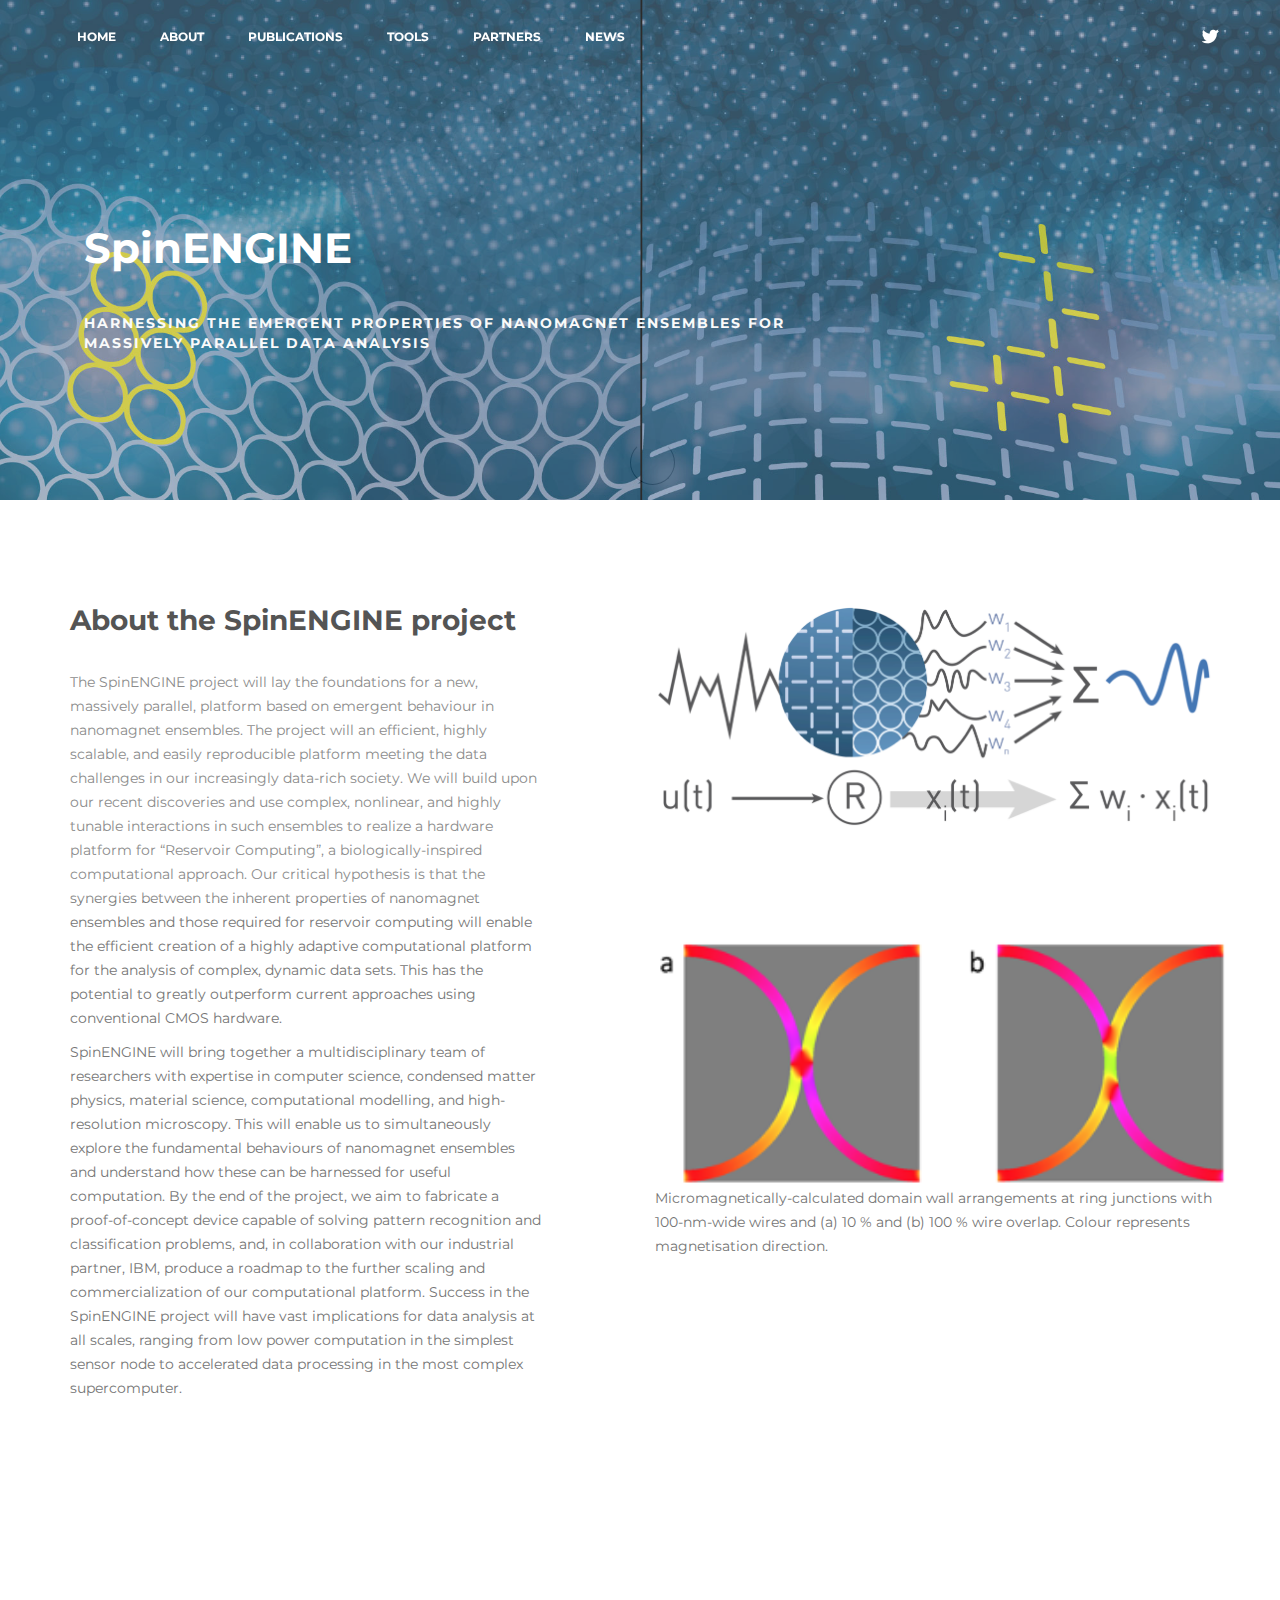
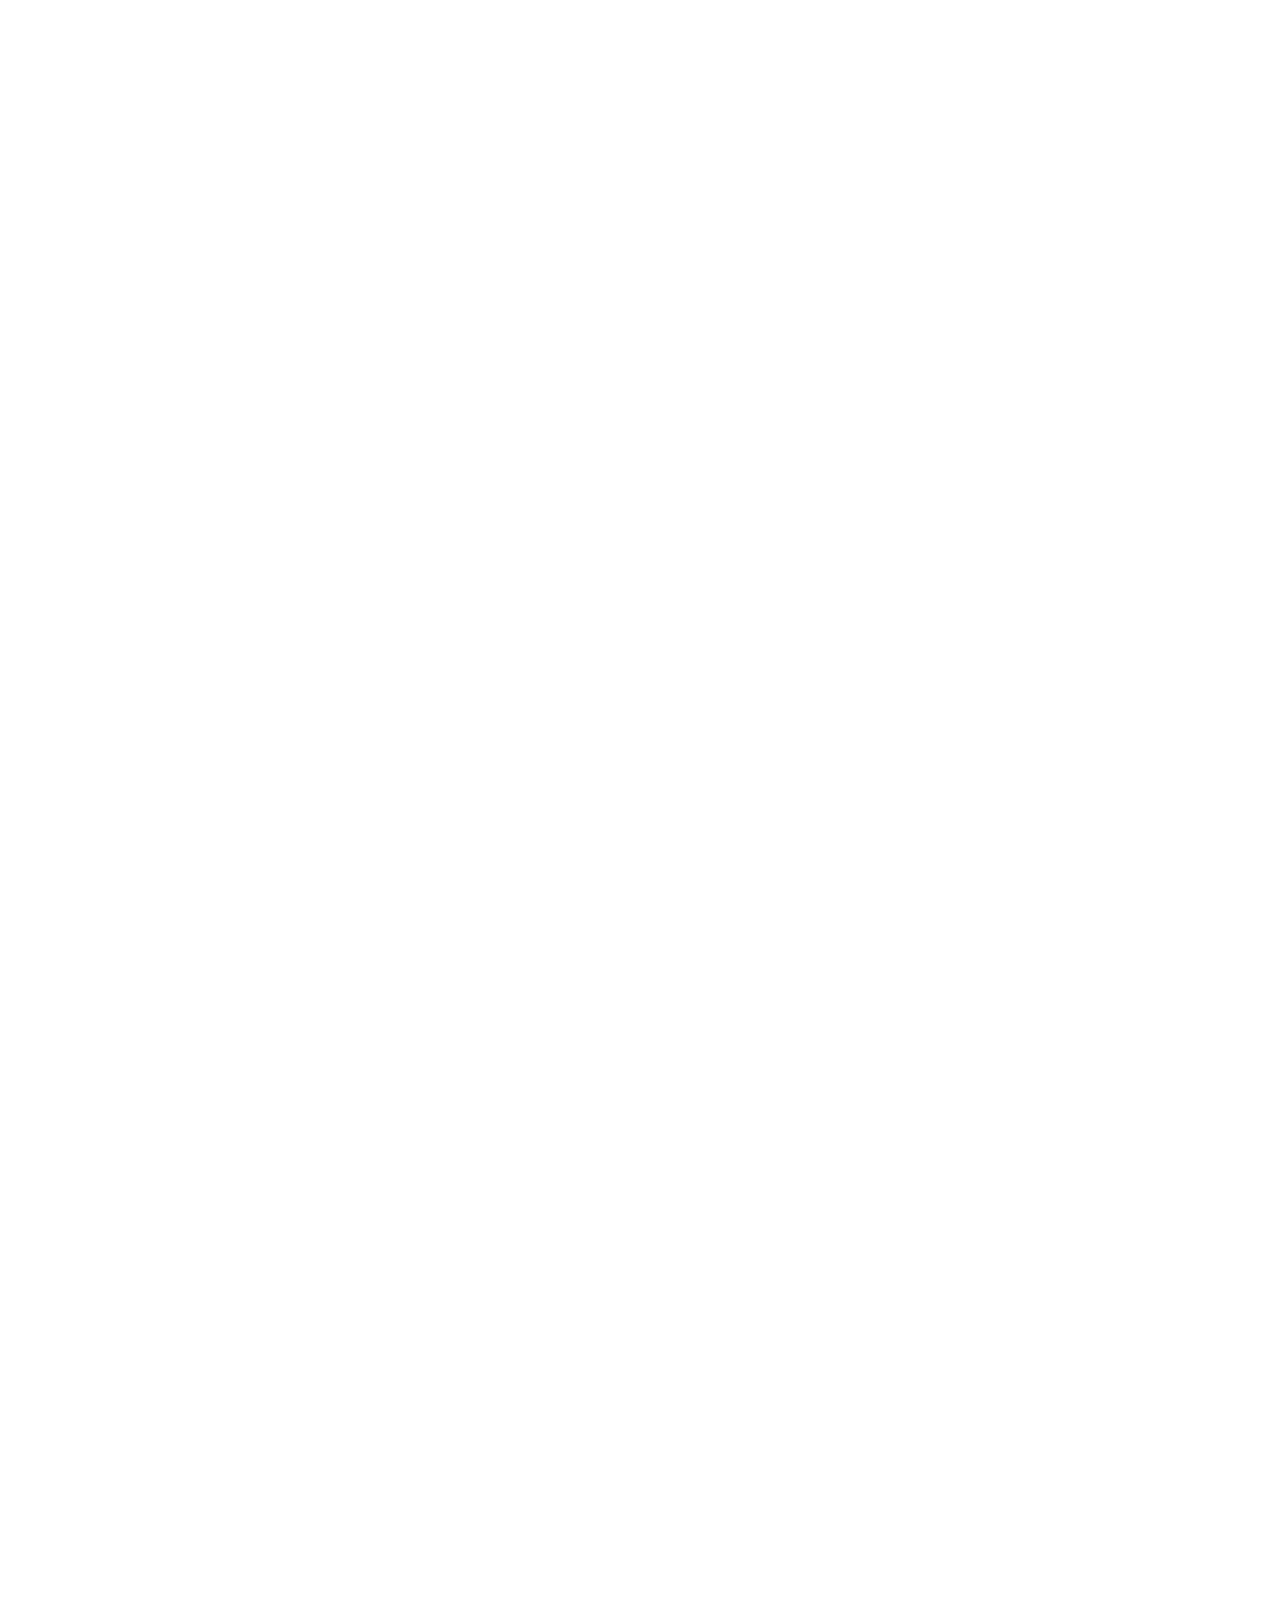
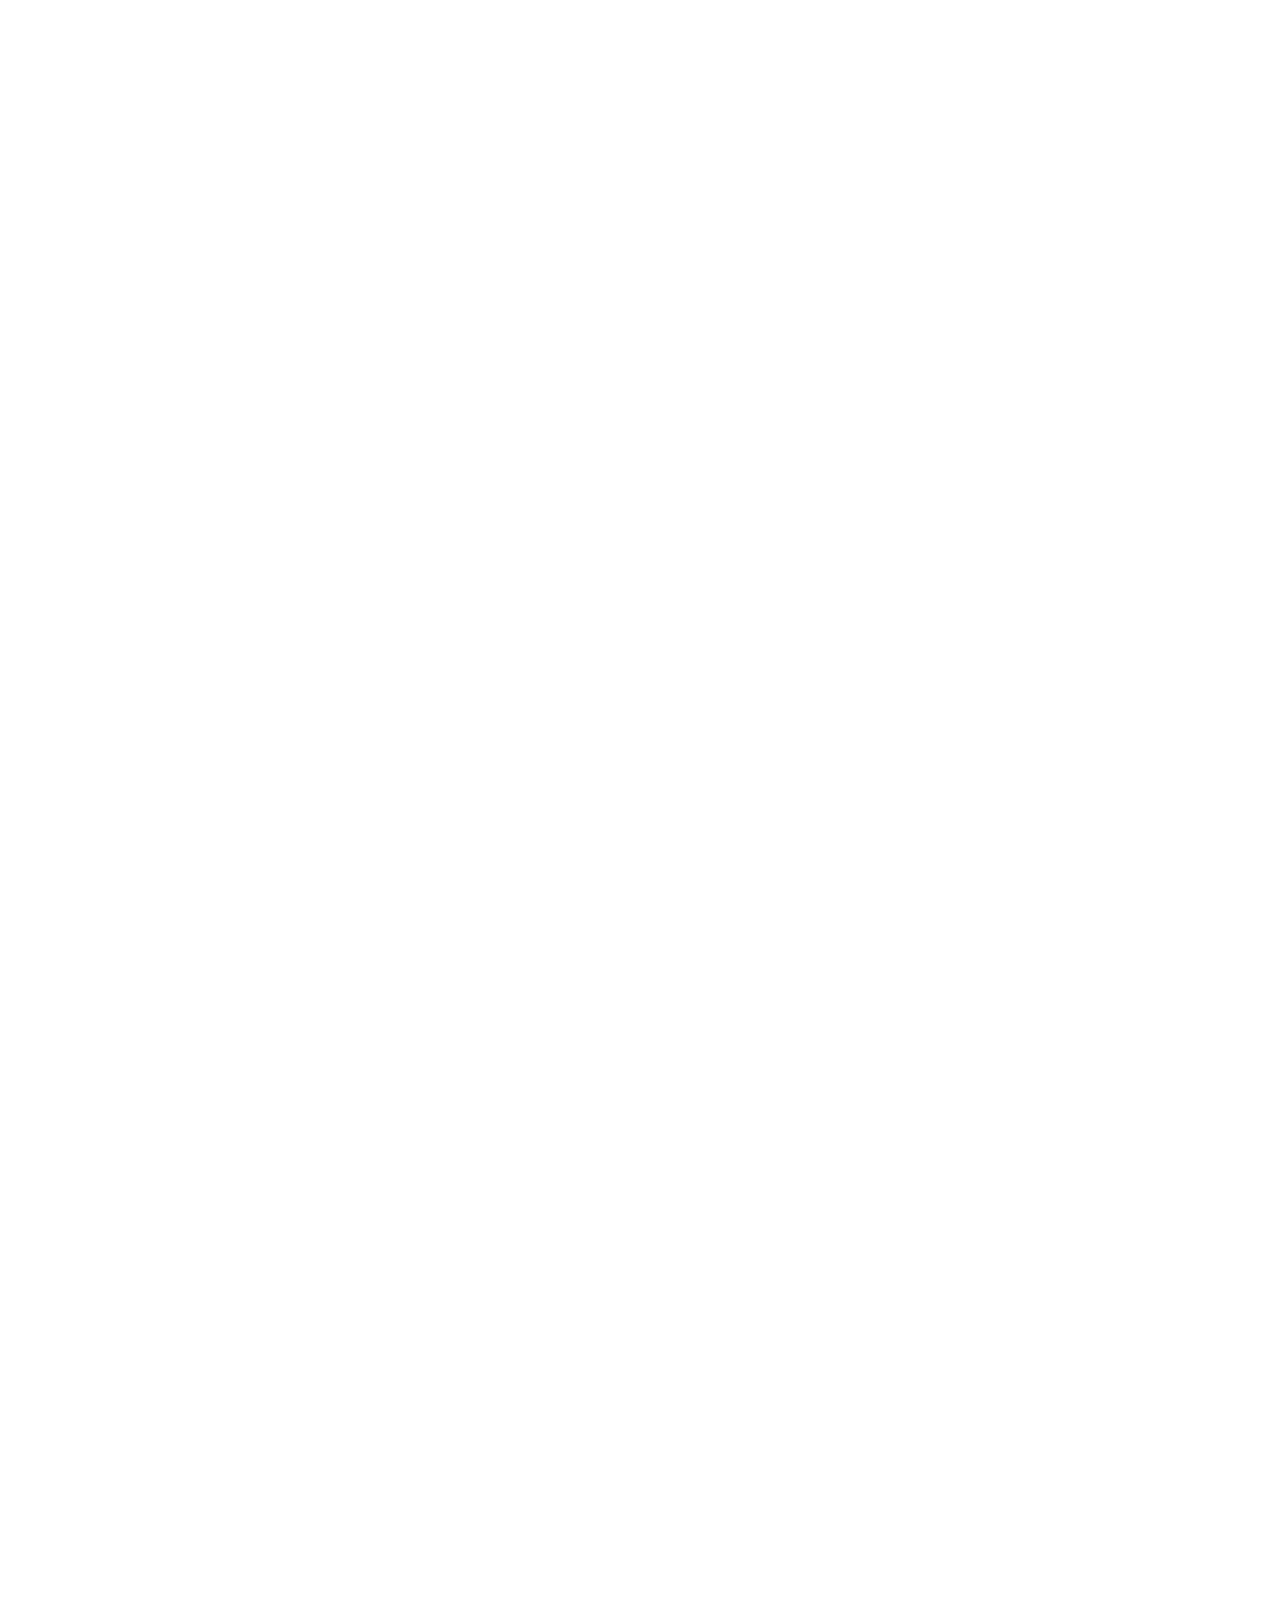
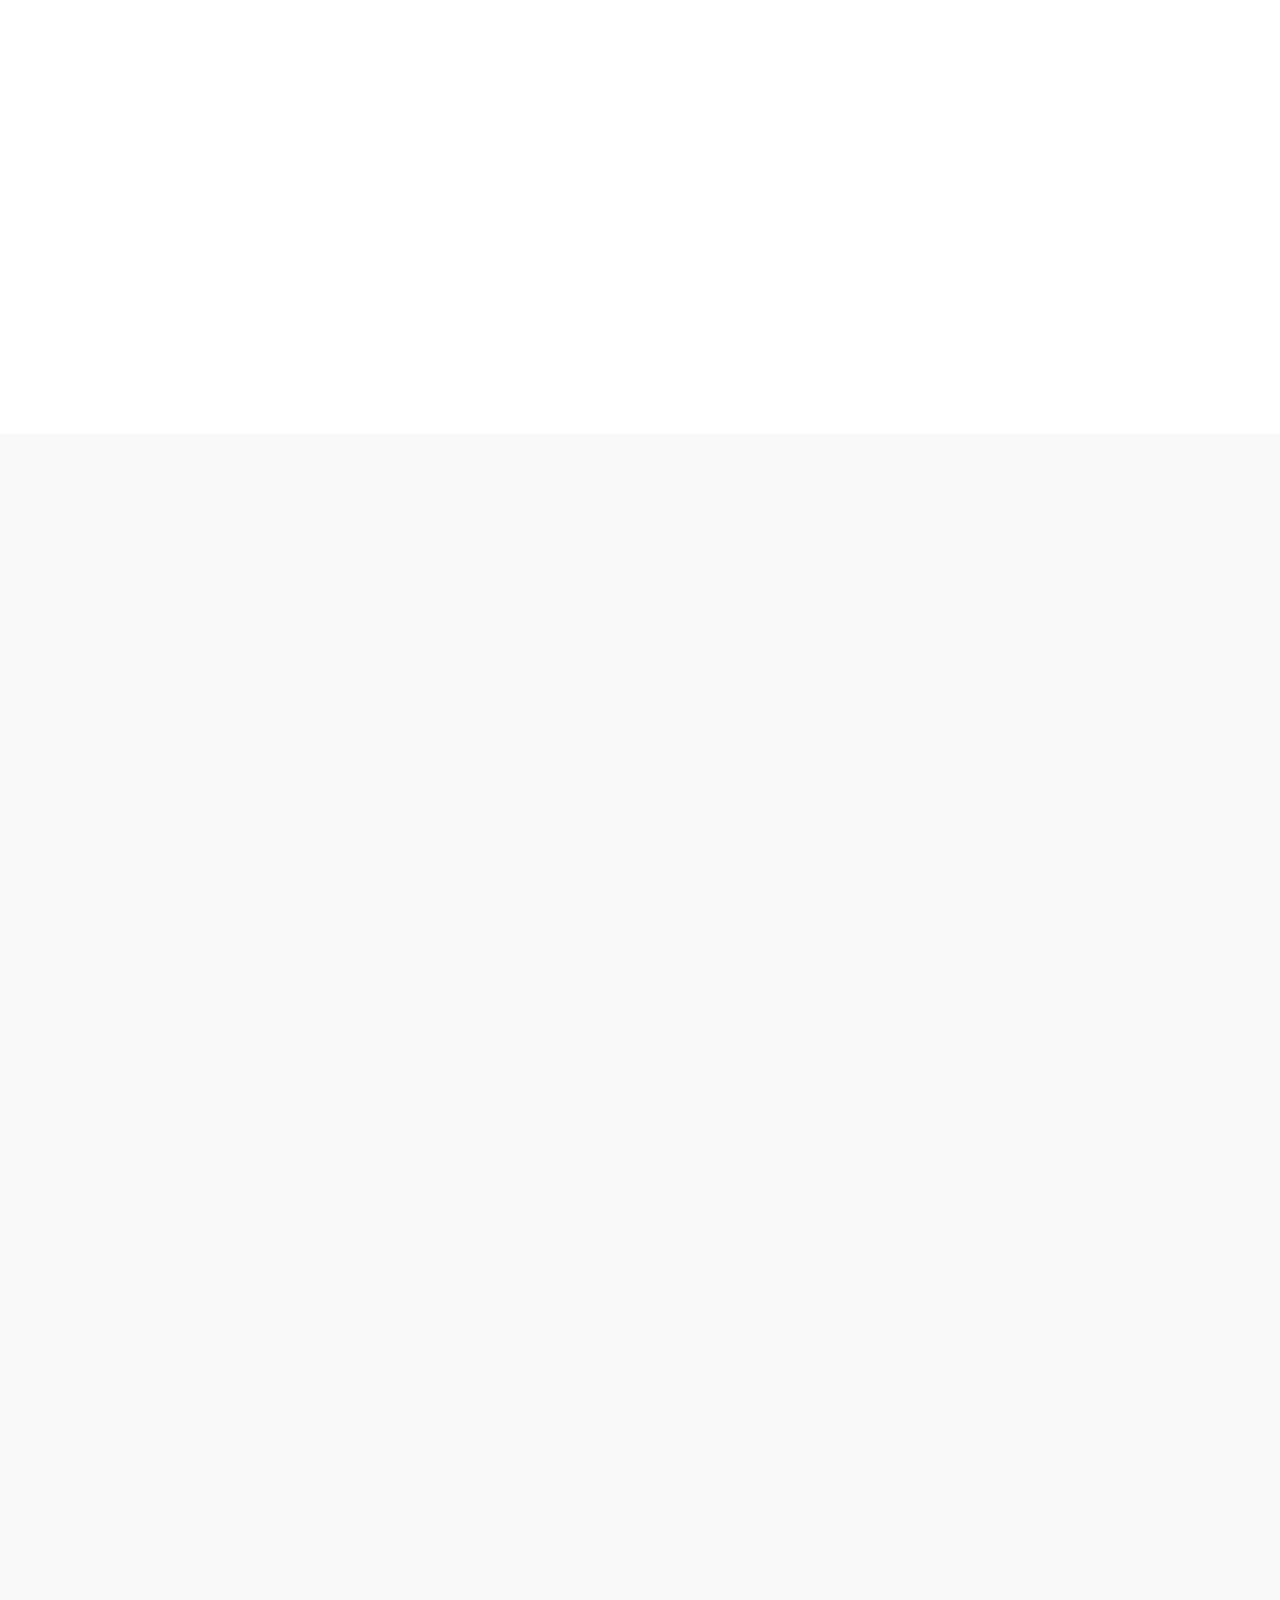
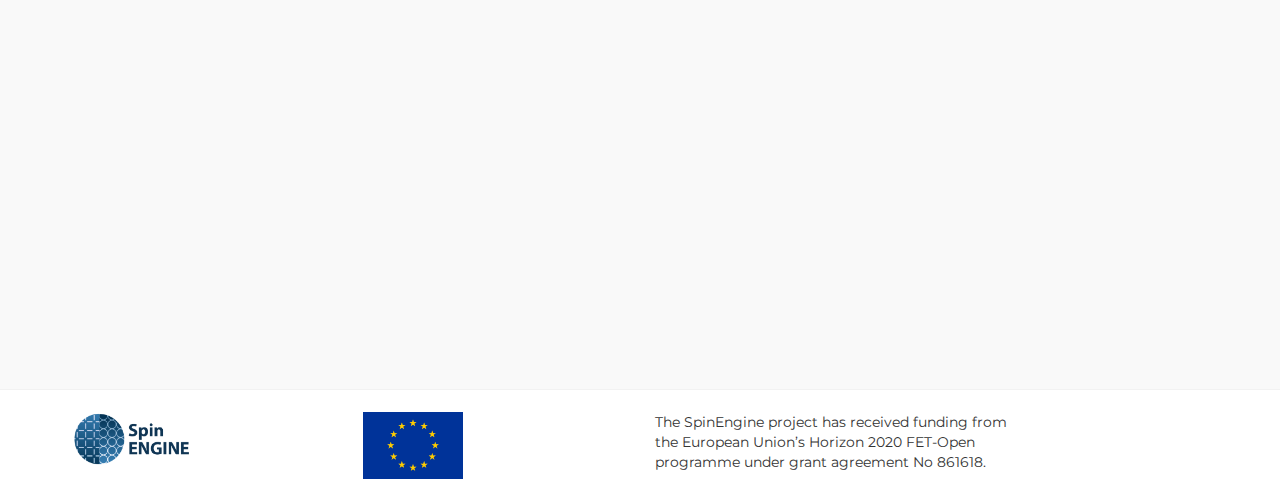
<file: index.html>
<!DOCTYPE html>
<html lang="en">
  <head>

    <title>SpinENGINE</title>
    <link rel="icon" href="spinengine.eu/images/SpinENGINE-symbol.png">

    <meta charset="UTF-8">
    <meta http-equiv="X-UA-Compatible" content="IE=Edge">
    <meta name="description" content="An EU H2020 FET-Open Project">
    <meta name="keywords" content="SpinENGINE">
    <meta name="author" content="Magnus Sjalander">
    <meta name="viewport" content="width=device-width, initial-scale=1, maximum-scale=1">

    <link rel="stylesheet" href="css/bootstrap.min.css">
    <link rel="stylesheet" href="css/font-awesome.min.css">
    <link rel="stylesheet" href="css/animate.css">
    <link rel="stylesheet" href="css/owl.carousel.css">
    <link rel="stylesheet" href="css/owl.theme.default.min.css">
    <link rel="stylesheet" href="css/magnific-popup.css">

    <!-- MAIN CSS -->
    <link rel="stylesheet" href="css/templatemo-style.css">

  </head>
  <body>

    <!-- PRE LOADER -->
    <section class="preloader">
      <div class="spinner">
        <span class="spinner-rotate"></span>
      </div>
    </section>

    <!-- MENU -->
    <section class="navbar custom-navbar navbar-fixed-top" role="navigation">
      <div class="container">

	<!-- DROP DOWN MENU FOR NARROW DISPLAYS -->
	<div class="navbar-header">
          <button class="navbar-toggle" data-toggle="collapse" data-target=".navbar-collapse">
            <span class="icon icon-bar"></span>
            <span class="icon icon-bar"></span>
            <span class="icon icon-bar"></span>
          </button>

	  <!-- LOGO -->
<!--	    
	    <a href="index.html" class="navbar-brand">
	      <img src="images/SpinENGINE-logo.png" width="80" alt="">
	    </a>
-->
          <a href="#home" class="navbar-brand">Home</a>
	</div>

        <!-- MENU LINKS -->
        <div class="collapse navbar-collapse">
          <ul class="nav navbar-nav navbar-nav-left">
            <li><a href="#about" class="smoothScroll">About</a></li>
            <li><a href="#pubs" class="smoothScroll">Publications</a></li>
            <li><a href="#tools" class="smoothScroll">Tools</a></li>
            <li><a href="#team" class="smoothScroll">Partners</a></li>
            <li><a href="news.html#news" class="smoothScroll">news</a></li>
          </ul>

	  <ul class="nav navbar-nav navbar-right">
            <ul class="wow fadeInU social-icon" data-wow-delay="0.4s">
              <li><a href="https://twitter.com/EngineSpin/" class="fa fa-twitter"></a></li>
	      <!--
		  <li><a href="https://github.com/SocratesNFR" class="fa fa-github"></a></li>
		  -->
	    </ul>
          </ul>
        </div>
	
      </div>
    </section>

    <!-- HOME -->
    <section id="home" class="slider" data-stellar-background-ratio="0.5">
      <div class="row">
        <div class="owl-carousel owl-theme">
          <div class="item item-first">
            <div class="caption">
              <div class="container">
                <div class="col-md-8 col-sm-12">
                  <h1>SpinENGINE</h1>
                  <h3>Harnessing the Emergent Properties of Nanomagnet Ensembles for Massively Parallel Data Analysis</h3>
                </div>
              </div>
            </div>
          </div>
	  
	  <!--
              <div class="item item-second">
                <div class="caption">
                  <div class="container">
                    <div class="col-md-8
                         col-sm-12" style="float:left">
                      <h3>Your Perfect Breakfast</h3>
                      <h1>The best dinning quality can be here too!</h1>
                      <a href="#menu" class="section-btn btn btn-default smoothScroll">Discover menu</a>
                    </div>
                  </div>
                </div>
              </div>
	      
              <div class="item item-third">
                <div class="caption">
                  <div class="container">
                    <div class="col-md-8 col-sm-12">
                      <h3>New Restaurant in Town</h3>
                      <h1>Enjoy our special menus every Sunday and Friday</h1>
                      <a href="#contact" class="section-btn btn btn-default smoothScroll">Reservation</a>
                    </div>
                  </div>
                </div>
              </div>
        </div>
	-->
        </div>
    </section>

    <!-- ABOUT -->
    <section id="about" data-stellar-background-ratio="0.5">
      <div class="container">
        <div class="row">

          <div class="col-md-6 col-sm-12">
            <div class="about-info">
              <div class="section-title wow fadeInUp" data-wow-delay="0.2s">
                <h2>About the SpinENGINE project</h2>
              </div>

              <div class="wow fadeInUp" data-wow-delay="0.4s">
		<p>The SpinENGINE project will lay the foundations for
		a new, massively parallel, platform based on emergent
		behaviour in nanomagnet ensembles. The project will an
		efficient, highly scalable, and easily reproducible
		platform meeting the data challenges in our
		increasingly data-rich society. We will build upon our
		recent discoveries and use complex, nonlinear, and
		highly tunable interactions in such ensembles to
		realize a hardware platform for “Reservoir Computing”,
		a biologically-inspired computational approach. Our
		critical hypothesis is that the synergies between the
		inherent properties of nanomagnet ensembles and those
		required for reservoir computing will enable the
		efficient creation of a highly adaptive computational
		platform for the analysis of complex, dynamic data
		sets. This has the potential to greatly outperform
		current approaches using conventional CMOS
		hardware.</p>
				
		<p>SpinENGINE will bring together a multidisciplinary
		team of researchers with expertise in computer
		science, condensed matter physics, material science,
		computational modelling, and high-resolution
		microscopy. This will enable us to simultaneously
		explore the fundamental behaviours of nanomagnet
		ensembles and understand how these can be harnessed
		for useful computation. By the end of the project, we
		aim to fabricate a proof-of-concept device capable of
		solving pattern recognition and classification
		problems, and, in collaboration with our industrial
		partner, IBM, produce a roadmap to the further scaling
		and commercialization of our computational
		platform. Success in the SpinENGINE project will have
		vast implications for data analysis at all scales,
		ranging from low power computation in the simplest
		sensor node to accelerated data processing in the most
		complex supercomputer.</p>
              </div>
            </div>
          </div>

          <div class="col-md-6 col-sm-12">
            <div class="wow fadeInUp about-image" data-wow-delay="0.6s">
              <img src="images/SpinENGINE-compute.png" class="img-responsive" alt="">
	      <p style="margin-top:3cm;">
		<img src="images/rings.png" width="50" class="img-responsive" alt="">
		Micromagnetically-calculated domain wall arrangements at ring junctions with 100-nm-wide wires and (a) 10 % and (b) 100 % wire overlap. Colour represents magnetisation direction.
	      </p>
	    </div>
          </div>
                    
        </div>
      </div>
    </section>

    <!-- PUBLICATONS -->
    <section id="pubs" data-stellar-background-ratio="0.5">
      <div class="container">
        <div class="row">
          <div class="col-md-12 col-sm-12">
            <div class="section-title wow fadeInUp" data-wow-delay="0.1s">
              <h2>Publications</h2>
            </div>
	    <div class="wow fadeInUp" data-wow-delay="0.4s">
	      <ol>

		<li>
		  <a href="https://journals.aps.org/prb/abstract/10.1103/PhysRevB.106.064408">
		    <img class="wrap-figure" src="images/papers/sw-ellipse.jpg" width="340" class="img-responsive" alt="">
		    <b>flatspin: A Large-Scale Artificial Spin Ice Simulator</b> <br>
		    Johannes H. Jensen, Anders Strømberg, Odd Rune
		    Lykkebø, Arthur Penty, Jonathan Leliaert, Magnus Själander, Erik Folven, and Gunnar
		    Tufte <br>
		    <em>Phys. Rev. B 106, 064408</em>, August 2022<br>
		    https://journals.aps.org/prb/abstract/10.1103/PhysRevB.106.064408<br>
		    <br>
		    <b>Abstract:</b>
		    We present flatspin, a novel simulator for
		    systems of interacting mesoscopic spins on a
		    lattice, also known as artificial spin ice
		    (ASI). A generalization of the Stoner-Wohlfarth
		    model is introduced, and combined with a
		    well-defined switching protocol to capture
		    realistic ASI dynamics using a point-dipole
		    approximation. Temperature is modelled as an
		    effective thermal field, based on the
		    Arrhenius-Néel equation. Through GPU
		    acceleration, flatspin can simulate the
		    dynamics of millions of magnets within
		    practical time frames, enabling exploration of
		    large-scale emergent phenomena at unprecedented
		    speeds. We demonstrate flatspin's versatility
		    through the reproduction of a diverse set of
		    established experimental results from
		    literature. In particular, the field-driven
		    magnetization reversal of “pinwheel” ASI is
		    reproduced, for the first time, in a dipole
		    model. Finally, we use flatspin to explore
		    aspects of “square” ASI by introducing dilution
		    defects and measuring the effect on the vertex
		    population.
		  </a>
		</li>

		<br>
		<li>
		  <a href="https://doi.org/10.1088/1361-6528/ac87b5">
		    <img class="wrap-figure" src="images/papers/nanotechnology-2022.png" width="240" class="img-responsive" alt="">
		    <b>Quantifying the Computational Capability of a
		    Nanomagnetic Reservoir Computing Platform with
		    Emergent Magnetisation Dynamics</b> <br>
		    Ian Vidamour, Matthew O.A. Ellis, David Griffin,
		    Guru Venkat, Charles Swindells, Richard W. S. Dawidek,
		    Thomas J Broomhall, Nina-Juliane Steinke, Joshaniel
		    Cooper, Francesco Maccherozzi, Sarnjeet Dhesi, Susan
		    Stepney, Eleni Vasilaki, Dan A Allwood and Tom James
		    Hayward<br>
		    <em>Nanotechnology</em>, August 2022<br>
		    https://doi.org/10.1088/1361-6528/ac87b5<br>
		    <br>
		    <b>Abstract:</b>
		    Devices based on arrays of interconnected magnetic
		    nano-rings with emergent magnetization dynamics have
		    recently been proposed for use in reservoir computing
		    applications, but for them to be computationally
		    useful it must be possible to optimise their dynamical
		    responses. Here, we use a phenomenological model to
		    demonstrate that such reservoirs can be optimised for
		    classification tasks by tuning hyperparameters that
		    control the scaling and input-rate of data into the
		    system using rotating magnetic fields. We use
		    task-independent metrics to assess the rings'
		    computational capabilities at each set of these
		    hyperparameters and show how these metrics correlate
		    directly to performance in spoken and written digit
		    recognition tasks. We then show that these metrics,
		    and performance in tasks, can be further improved by
		    expanding the reservoir's output to include multiple,
		    concurrent measures of the ring arrays' magnetic
		    states. 
		  </a>
		</li>

		<br>
		<li>
		  <a href="https://www.cs.york.ac.uk/nature/temc/TEMC2021-UCNC21/programme.pdf">
		    <img class="wrap-figure" src="images/papers/UCNC-2021.png" width="550" class="img-responsive" alt="">
		    <b>A Representation of Artificial Spin Ice for Evolutionary Search</b> <br>
		    Arthur Penty and Gunnar Tufte<br>
		    <em>Proceedings of the International Conference on Unconventional Computation and Natural Computation</em>, October 2021<br>
		    https://www.cs.york.ac.uk/nature/temc/TEMC2021-UCNC21/programme.pdf<br>
		    <br>
		    <b>Abstract:</b>
		    Ensembles of interacting nanomagnets known as
		    Artificial Spin Ice (ASI) have become a promising
		    new substrate for computation. Properties such as
		    emergence and non-linear local interactions make
		    it of particular interest for unconventional and
		    material computation. Previously, we have proposed
		    a method to represent and grow new ASI geometries,
		    suited for use in an Evolutionary Algorithm
		    (EA). Here we use our representation and evolution
		    to further investigate towards computational
		    properties including memory and
		    classification. The richness of geometries found
		    with sought computational properties indicates
		    that ASI geometry is a fruitful tuning parameter
		    for computational ASI systems.
		  </a>
		</li>

		<br>
		<li>
		  <a href="https://doi.org/10.1103/PhysRevB.104.134421">
		    <img class="wrap-figure" src="images/papers/PhysRevB-2021.png" width="300" class="img-responsive" alt="">
		    <b>Effects of array shape and disk ellipticity in dipolar-coupled magnetic metamaterials</b> <br>
		    Sam D. Slöetjes, Einar S. Digernes, Anders Strømberg, Fredrik K. Olsen, Ambjørn D. Bang, Alpha T. N’Diaye, Rajesh V. Chopdekar, Erik Folven, and Jostein K. Grepstad<br>
		    <em>Physics Review B</em> Vol.104, No. 134421, October 2021<br>
		    https://doi.org/10.1103/PhysRevB.104.134421</br>
		    <br>
		    <b>Abstract: </b>
		    Two-dimensional lattices of
		    dipolar-coupled thin film ferromagnetic nanodisks
		    give rise to emergent superferromagnetic (SFM)
		    order when the spacing between dots becomes
		    sufficiently small. In this paper, we define
		    micron-sized arrays of permalloy nanodisks
		    arranged on a hexagonal lattice. The arrays were
		    shaped as hexagons, squares, and rectangles to
		    investigate finite-size effects in the SFM domain
		    structure for such arrays. The resulting domain
		    patterns were examined using x-ray magnetic
		    circular dichroism photoemission electron
		    microscopy. At room temperature, we find these SFM
		    metamaterials to be below their blocking
		    temperature. Distinct differences were found in
		    the magnetic switching characteristics of
		    horizontally and vertically oriented rectangular
		    arrays. The results are corroborated by
		    micromagnetic simulations.
		  </a>
		</li>

		<br>
		<li>
		  <a href="https://direct.mit.edu/isal/proceedings/isal/99/102944">
		    <img class="wrap-figure" src="images/papers/ALIFE-2021.png" width="200" class="img-responsive" alt="">
		    <b>A Representation of Artificial Spin Ice for Evolutionary Search</b> <br>
		    Arthur Penty and Gunnar Tufte<br>
		    <em>Proceedings of the Artificial Life Conference</em>, July 2021<br>
		    https://direct.mit.edu/isal/proceedings/isal/99/102944<br>
		    <br>
		    <b>Abstract:</b>
		    Arrangements of nanomagnets known as artificial
		    spin ices show great potential for use in
		    unconventional computation. The majority of
		    exploratory work done in this area considers just
		    a small handful of well studied geometries
		    (nanomagnetic arrangements), and uses them as if
		    they were a black box. Here we detail a novel
		    representation of artificial spin ice geometries,
		    which lends itself to the tuning and evolutionary
		    search of geometries. Using our representation we
		    present geometries tuned to exhibit a desired
		    computational or meta-material property. This is
		    the first example of such a search performed on
		    artificial spin ice.
		  </a>
		</li>

		<br>
		<li>
		  <a href="https://doi.org/10.1063/5.0048672">
		    <img class="wrap-figure" src="images/papers/APL-222405-2021.jpg" width="250" class="img-responsive" alt="">
		    <b>Synchronization of Chiral Vortex Nano-Oscillators</b> <br>
		    Zhiyang Zeng, Zhaochu Luo, Laura J. Heyderman, Joo-Von Kim, and Aleš Hrabec <br>
		    <em>Applied Physics Letters</em> Vol. 118, No. 222405, June 2021<br>
		    https://doi.org/10.1063/5.0048672</br>
		    <br>
		    <b>Abstract: </b>
		    The development of spintronic
		    oscillators is driven by their potential
		    applications in radio frequency telecommunication
		    and neuromorphic computing. In this work, we
		    propose a spintronic oscillator based on the
		    chiral coupling in thin magnetic films with
		    patterned anisotropy. With an in-plane magnetized
		    disk imprinted on an out-of-plane magnetized slab,
		    the oscillator takes a polar vortex-like magnetic
		    structure in the disk stabilized by a strong
		    Dzyaloshinskii–Moriya interaction. By means of
		    micromagnetic simulations, we investigate its
		    dynamic properties under applied spin current, and
		    by placing an ensemble of oscillators in the near
		    vicinity, we demonstrate their synchronization
		    with different resonant frequencies. Finally, we
		    show their potential application in neuromorphic
		    computing using a network with six oscillators.
		  </a>
		</li>

		<br>
		<li>
		  <a href="https://doi.org/10.1063/5.0045450">
		    <img class="wrap-figure" src="images/papers/APL-202404-2021.jpeg" width="230" class="img-responsive" alt="">
		    <b>Anisotropy and Domain Formation in a Dipolar Magnetic Metamaterial</b> <br>
		    Einar Digernes, Anders Strømberg, Carlos A. F. Vaz, Armin Kleibert, Jostein K. Grepstad and Erik Folven <br>
		    <em>Applied Physics. Letters</em> Vol. 118, No. 202404, May 2021 <br>
		    https://doi.org/10.1063/5.0045450<br>
		    <br>
		    <b>Abstract:</b>
		    Long-range magnetic ordering can
		    be stabilized in arrays of single-domain
		    nanomagnets through dipolar interactions. In these
		    metamaterials, the magnetic properties are
		    determined by geometric parameters such as the
		    nanomagnet shape and lattice symmetry. Here, we
		    demonstrate engineering of the anisotropy in a
		    dipolar magnetic metamaterial by tuning of the
		    lattice parameters. Furthermore, we show how a
		    modified Kittel's law explains the resulting
		    domain configurations of the dipolar ferromagnetic
		    arrays.
		  </a>
		</li>

		<br>
		<li>
		  <a href="https://doi.org/10.1063/5.0048911">
		    <img class="wrap-figure" src="images/papers/APL-202402-2021.jpeg" width="600" class="img-responsive" alt="">
		    <b>Voltage-controlled superparamagnetic ensembles for low-power reservoir computing</b> <br>
		    A. Welbourne, A. L. R. Levy, M. O. A. Ellis, H. Chen, M. J. Thompson, E. Vasilaki, D. A. Allwood, T. J. Hayward<br>
		    <em>Applied Physics Letters</em> Vol. 118, No. 202402, May 2021<br>
		    https://doi.org/10.1063/5.0048911<br>
		    <br>
		    <b>Abstract:</b>
		    We propose thermally driven,
		    voltage-controlled superparamagnetic ensembles as
		    low-energy platforms for hardware-based reservoir
		    computing. In the proposed devices, thermal noise
		    is used to drive the ensembles' magnetization
		    dynamics, while control of their net magnetization
		    states is provided by strain-mediated voltage
		    inputs. Using an ensemble of CoFeB nanodots as an
		    example, we use analytical models and
		    micromagnetic simulations to demonstrate how such
		    a device can function as a reservoir and perform
		    two benchmark machine learning tasks (spoken digit
		    recognition and chaotic time series prediction)
		    with competitive performance. Our results indicate
		    robust performance on timescales from microseconds
		    to milliseconds, potentially allowing such a
		    reservoir to be tuned to perform a wide range of
		    real-time tasks, from decision making in
		    driverless cars (fast) to speech recognition
		    (slow). The low energy consumption expected for
		    such a device makes it an ideal candidate for use
		    in edge computing applications that require low
		    latency and power.
		  </a>
		</li>
		
		<br>
		<li>
		  <a href="https://doi.org/10.1002/adfm.202008389">
		    <img class="wrap-figure" src="images/papers/AFM-2021.png" width="400" class="img-responsive" alt="">
		    <b>Dynamically Driven Emergence in a Nanomagnetic System</b> <br>
		    Richard W. Dawidek, Thomas J. Hayward, Ian T. Vidamour, Thomas J. Broomhall, Guru Venkat, Mohanad Al Mamoori, Aidan Mullen, Stephan J. Kyle, Paul W. Fry, Nina-Juliane Steinke, Joshaniel F. K. Cooper, Francesco Maccherozzi, Sarnjeet S. Dhesi, Lucia Aballe, Michael Foerster, Jordi Prat, Eleni Vasilaki, Matthew O. A. Ellis, and Dan A. Allwood<br>
		    <em>Advanced Functional Materials</em> Vol. 31, No. 15, February 2021<br>
		    https://doi.org/10.1002/adfm.202008389<br>
		    <br>
		    <b>Abstract: </b>
		    Emergent behaviors occur when
		    simple interactions between a system's constituent
		    elements produce properties that the individual
		    elements do not exhibit in isolation. This article
		    reports tunable emergent behaviors observed in
		    domain wall (DW) populations of arrays of
		    interconnected magnetic ring-shaped nanowires under
		    an applied rotating magnetic field. DWs interact
		    stochastically at ring junctions to create
		    mechanisms of DW population loss and gain. These
		    combine to give a dynamic, field-dependent
		    equilibrium DW population that is a robust and
		    emergent property of the array, despite highly
		    varied local magnetic configurations. The magnetic
		    ring arrays’ properties (e.g., non-linear behavior,
		    “fading memory” to changes in field, fabrication
		    repeatability, and scalability) suggest they are an
		    interesting candidate system for realizing reservoir
		    computing (RC), a form of neuromorphic computing, in
		    hardware. By way of example, simulations of ring
		    arrays performing RC approaches 100% success in
		    classifying spoken digits for single speakers.
		  </a>
		</li>

	      </ol>
            </div>
          </div>
	</div>
      </div>
    </section>

    <!-- TOOLS -->
    <section id="tools" data-stellar-background-ratio="0.5">
      <div class="container">
        <div class="row">
          <div class="col-md-12 col-sm-12">
            <div class="section-title wow fadeInUp" data-wow-delay="0.1s">
              <h2>Tools</h2>
            </div>
          </div>
        </div>
        <div class="row">
          <div class="col-md-6 col-sm-12">
            <div class="wow fadeInUp" data-wow-delay="0.4s">
              <h3><a href="https://flatspin.gitlab.io/">flatspin</a></h3>
              <p><a href="https://flatspin.gitlab.io/">flatspin</a> is a GPU-accelerated simulator for systems of interacting nanomagnet spins arranged on a 2D lattice, also known as Artificial Spin Ice (ASI). flatspin can simulate the dynamics of large ASI systems with thousands of interacting elements. flatspin is written in Python and uses OpenCL for GPU acceleration. flatspin comes with extra bells and whistles for analysis and visualization. flatspin is open-source software and released under a GNU GPL license.</p>
            </div>
          </div>
          <div class="col-md-6 col-sm-12">
            <div class="wow fadeInUp about-image" data-wow-delay="0.6s" style="margin-top: 3em">
              <a href="https://flatspin.gitlab.io/" class="wrap-figure">
                <img src="images/flatspin-logo.svg" class="img-responsive" alt="">
              </a>
            </div>
          </div>
        </div>
      </div>
    </section>

    <!-- TEAM -->
    <section id="team" data-stellar-background-ratio="0.5">
      <div class="container">
        <div class="row">

          <div class="col-md-12 col-sm-12">
            <div class="section-title wow fadeInUp" data-wow-delay="0.1s">
              <h2>Partners</h2>
            </div>
          </div>

          <div class="col-md-2 col-sm-2">
            <div class="team-thumb wow fadeInUp" data-wow-delay="0.2s">
              <img src="images/NTNU-logo.svg" class="img-responsive" alt="">
              <div class="team-hover">
                <div class="team-item">
                  <h4>Norwegian University of Science and Technology</h4> 
                  <ul class="social-icon">
		    <!--
                    <li><a href="#" class="fa fa-linkedin-square"></a></li>
                    <li><a href="#" class="fa fa-envelope-o"></a></li>
                    <li><a href="https://www.ntnu.edu" class="fa fa-wpexplorer"></a></li>
                    <li><a href="#" class="fa fa-instagram"></a></li>
                    <li><a href="#" class="fa fa-github"></a></li>
                    <li><a href="#" class="fa fa-google"></a></li>
                    <li><a href="#" class="fa fa-flickr"></a></li>
		    -->
                    <li><a href="https://www.ntnu.edu" class="fa fa-home"></a></li>
                  </ul>
                </div>
              </div>
            </div>
          </div>


          <div class="col-md-2 col-sm-2">
            <div class="team-thumb wow fadeInUp" data-wow-delay="0.2s">
              <img src="images/people/erik-folven.jpg" class="img-responsive" alt="">
              <div class="team-hover">
                <div class="team-item">
		  <h4>Erik Folven</h4>
                  <ul class="social-icon">
                    <li><a href="https://www.ntnu.edu/employees/erik.folven" class="fa fa-home"></a></li>
                  </ul>
                </div>
              </div>
            </div>
          </div>

          <div class="col-md-2 col-sm-2">
            <div class="team-thumb wow fadeInUp" data-wow-delay="0.2s">
              <img src="images/people/gunnar-tufte.jpg" class="img-responsive" alt="">
              <div class="team-hover">
                <div class="team-item">
		  <h4>Gunnar Tufte</h4>
                  <ul class="social-icon">
                    <li><a href="https://www.ntnu.edu/employees/gunnar.tufte" class="fa fa-home"></a></li>
                  </ul>
                </div>
              </div>
            </div>
          </div>

          <div class="col-md-2 col-sm-2">
            <div class="team-thumb wow fadeInUp" data-wow-delay="0.2s">
              <img src="images/people/magnus-sjalander.jpg" class="img-responsive" alt="">
              <div class="team-hover">
                <div class="team-item">
		  <h4>Magnus Sj&aumllander</h4>
                  <ul class="social-icon">
                    <li><a href="https://www.ntnu.edu/employees/magnus.sjalander" class="fa fa-home"></a></li>
                  </ul>
                </div>
              </div>
            </div>
          </div>
	  

          <div class="col-md-12 col-sm-12">
            <div class="section-title wow fadeInUp" data-wow-delay="0.1s">
            </div>
          </div>

          <div class="col-md-2 col-sm-2">
            <div class="team-thumb wow fadeInUp" data-wow-delay="0.2s">
              <img src="images/TUOS-logo.svg" class="img-responsive" alt="">
              <div class="team-hover">
                <div class="team-item">
                  <h4>The University of Sheffield</h4>
                  <ul class="social-icon">
                    <li><a href="https://www.sheffield.ac.uk/" class="fa fa-home"></a></li>
                  </ul>
                </div>
              </div>
            </div>
          </div>

          <div class="col-md-2 col-sm-2">
            <div class="team-thumb wow fadeInUp" data-wow-delay="0.2s">
              <img src="images/people/dan-allwood.jpg" class="img-responsive" alt="">
              <div class="team-hover">
                <div class="team-item">
		  <h4>Dan Allwood</h4>
                  <ul class="social-icon">
                    <li><a href="https://www.sheffield.ac.uk/materials/people/academic-staff/dan-allwood" class="fa fa-home"></a></li>
                  </ul>
                </div>
              </div>
            </div>
          </div>

          <div class="col-md-2 col-sm-2">
            <div class="team-thumb wow fadeInUp" data-wow-delay="0.2s">
              <img src="images/people/tom-hayward.png" class="img-responsive" alt="">
              <div class="team-hover">
                <div class="team-item">
		  <h4>Tom Hayward</h4>
                  <ul class="social-icon">
                    <li><a href="https://www.sheffield.ac.uk/materials/people/academic-staff/tom-hayward" class="fa fa-home"></a></li>
                  </ul>
                </div>
              </div>
            </div>
          </div>

          <div class="col-md-12 col-sm-12">
            <div class="section-title wow fadeInUp" data-wow-delay="0.1s">
            </div>
          </div>

	  
          <div class="col-md-2 col-sm-2">
            <div class="team-thumb wow fadeInUp" data-wow-delay="0.2s">
              <img src="images/ETH-logo.svg" class="img-responsive" alt="">
              <div class="team-hover">
                <div class="team-item">
                  <h4>ETH-​Zürich</h4> 
                  <ul class="social-icon">
                    <li><a href="https://ethz.ch/en.html" class="fa fa-home"></a></li>
                  </ul>
                </div>
              </div>
            </div>
          </div>

          <div class="col-md-2 col-sm-2">
            <div class="team-thumb wow fadeInUp" data-wow-delay="0.2s">
              <img src="images/people/laura-heyderman.jpg" class="img-responsive" alt="">
              <div class="team-hover">
                <div class="team-item">
		  <h4>Laura Heyderman</h4>
                  <ul class="social-icon">
                    <li><a href="https://mesosys.mat.ethz.ch/people/person_details/lh_details.html" class="fa fa-home"></a></li>
                  </ul>
                </div>
              </div>
            </div>
          </div>

          <div class="col-md-12 col-sm-12">
            <div class="section-title wow fadeInUp" data-wow-delay="0.1s">
            </div>
          </div>

	  <div class="col-md-2 col-sm-2">
            <div class="team-thumb wow fadeInUp" data-wow-delay="0.2s">
              <img src="images/UGent-logo.svg" class="img-responsive" alt="">
              <div class="team-hover">
                <div class="team-item">
                  <h4>Ghent University</h4>
                  <ul class="social-icon">
                    <li><a href="https://www.ugent.be/en" class="fa fa-home"></a></li>
                  </ul>
                </div>
              </div>
            </div>
          </div>

          <div class="col-md-2 col-sm-2">
            <div class="team-thumb wow fadeInUp" data-wow-delay="0.2s">
              <img src="images/people/bartel-van-waeyenberge.jpg" class="img-responsive" alt="">
              <div class="team-hover">
                <div class="team-item">
		  <h4>Bartel Van Waeyenberge</h4>
                  <ul class="social-icon">
                    <li><a href="https://biblio.ugent.be/person/21526244-F0EE-11E1-A9DE-61C894A0A6B4" class="fa fa-home"></a></li>
                  </ul>
                </div>
              </div>
            </div>
          </div>
	  
	  <div class="col-md-12 col-sm-12">
            <div class="section-title wow fadeInUp" data-wow-delay="0.1s">
            </div>
          </div>

	  <div class="col-md-2 col-sm-2">
            <div class="team-thumb wow fadeInUp" data-wow-delay="0.2s">
              <img src="images/IBM-logo.svg" class="img-responsive" alt="">
              <div class="team-hover">
                <div class="team-item">
                  <h4>IBM</h4>
                  <ul class="social-icon">
                    <li><a href="https://ibm.com" class="fa fa-home"></a></li>
                  </ul>
                </div>
              </div>
            </div>
          </div>

          <div class="col-md-2 col-sm-2">
            <div class="team-thumb wow fadeInUp" data-wow-delay="0.2s">
              <img src="images/people/rolf-allenspach.jpg" class="img-responsive" alt="">
              <div class="team-hover">
                <div class="team-item">
		  <h4>Rolf Allenspach</h4>
                  <ul class="social-icon">
                    <li><a href="https://researcher.watson.ibm.com/researcher/view.php?person=zurich-ral" class="fa fa-home"></a></li>
                  </ul>
                </div>
              </div>
            </div>
          </div>

        </div>
      </div>
    </section>

    <!-- FOOTER -->
    <footer id="footer" data-stellar-background-ratio="0.5">
      <div class="container">
        <div class="row">
          <div class="col-md-3 col-sm-8">
            <div class="footer-info">
	      <a href="index.html">
		<img src="images/SpinENGINE-logo.png" width="120" alt="SpinENGINE logo">
	      </a>
	    </div>
          </div>

	  <div class="col-md-3 col-sm-8">
            <div class="footer-info">
	      <img src="images/Flag_of_Europe.svg" width="100" alt="EU flag">
	    </div>
          </div>

          <div class="col-md-4 col-sm-8">
            <div class="footer-info">
	      The SpinEngine project has received funding from
	      the European Union’s Horizon 2020 FET-Open
	      programme under grant agreement No 861618.
	    </div>
          </div>
        </div>
      </div>
    </footer>

    <!-- ORIGINAL FOOTER
    <footer id="footer" data-stellar-background-ratio="0.5">
      <div class="container">
        <div class="row">

          <div class="col-md-3 col-sm-8">
            <div class="footer-info">
              <div class="section-title">
                <h2 class="wow fadeInUp" data-wow-delay="0.2s">Find us</h2>
              </div>
              <address class="wow fadeInUp" data-wow-delay="0.4s">
                <p>123 nulla a cursus rhoncus,<br> augue sem viverra 10870<br>id ultricies sapien</p>
              </address>
            </div>
          </div>

	  <div class="col-md-3 col-sm-8">
            <div class="footer-info">
              <div class="section-title">
                <h2 class="wow fadeInUp" data-wow-delay="0.2s">Reservation</h2>
              </div>
              <address class="wow fadeInUp" data-wow-delay="0.4s">
                <p>090-080-0650 | 090-070-0430</p>
                <p><a href="mailto:info@company.com">info@company.com</a></p>
                <p>LINE: eatery247 </p>
              </address>
            </div>
          </div>
          <div class="col-md-4 col-sm-8">
            <div class="footer-info">
	      The SpinEngine project has received funding
	      from the European Union’s Horizon 2020
	      FET-Open programme under grant agreement No
	      861618.
	    </div>

            <div class="footer-info footer-open-hour">
              <div class="section-title">
                <h2 class="wow fadeInUp" data-wow-delay="0.2s">Open Hours</h2>
              </div>
              <div class="wow fadeInUp" data-wow-delay="0.4s">
                <p>Monday: Closed</p>
                <div>
                  <strong>Tuesday to Friday</strong>
                  <p>7:00 AM - 9:00 PM</p>
                </div>
                <div>
                  <strong>Saturday - Sunday</strong>
                  <p>11:00 AM - 10:00 PM</p>
                </div>
              </div>
            </div>
          </div>

          <div class="col-md-4 col-sm-4">
	    SpinENGINE web precessence
            <ul class="wow fadeInU social-icon" data-wow-delay="0.4s">
              <li><a href="https://twitter.com/EngineSpin/" class="fa fa-twitter"></a></li>
              <li><a href="https://github.com/SocratesNFR" class="fa fa-github"></a></li>
            </ul>

            <div class="wow fadeInUp copyright-text" data-wow-delay="0.8s"> 
              <p><br>Copyright &copy; 2018 <br>Your Company Name 

                <br><br>Design: TemplateMo</p>
            </div>
          </div>
        </div>
      </div>
    </footer>
    -->

    <!-- SCRIPTS -->
    <script src="js/jquery.js"></script>
    <script src="js/bootstrap.min.js"></script>
    <script src="js/jquery.stellar.min.js"></script>
    <script src="js/wow.min.js"></script>
    <script src="js/owl.carousel.min.js"></script>
    <script src="js/jquery.magnific-popup.min.js"></script>
    <script src="js/smoothscroll.js"></script>
    <script src="js/custom.js"></script>

  </body>
</html>
</file>
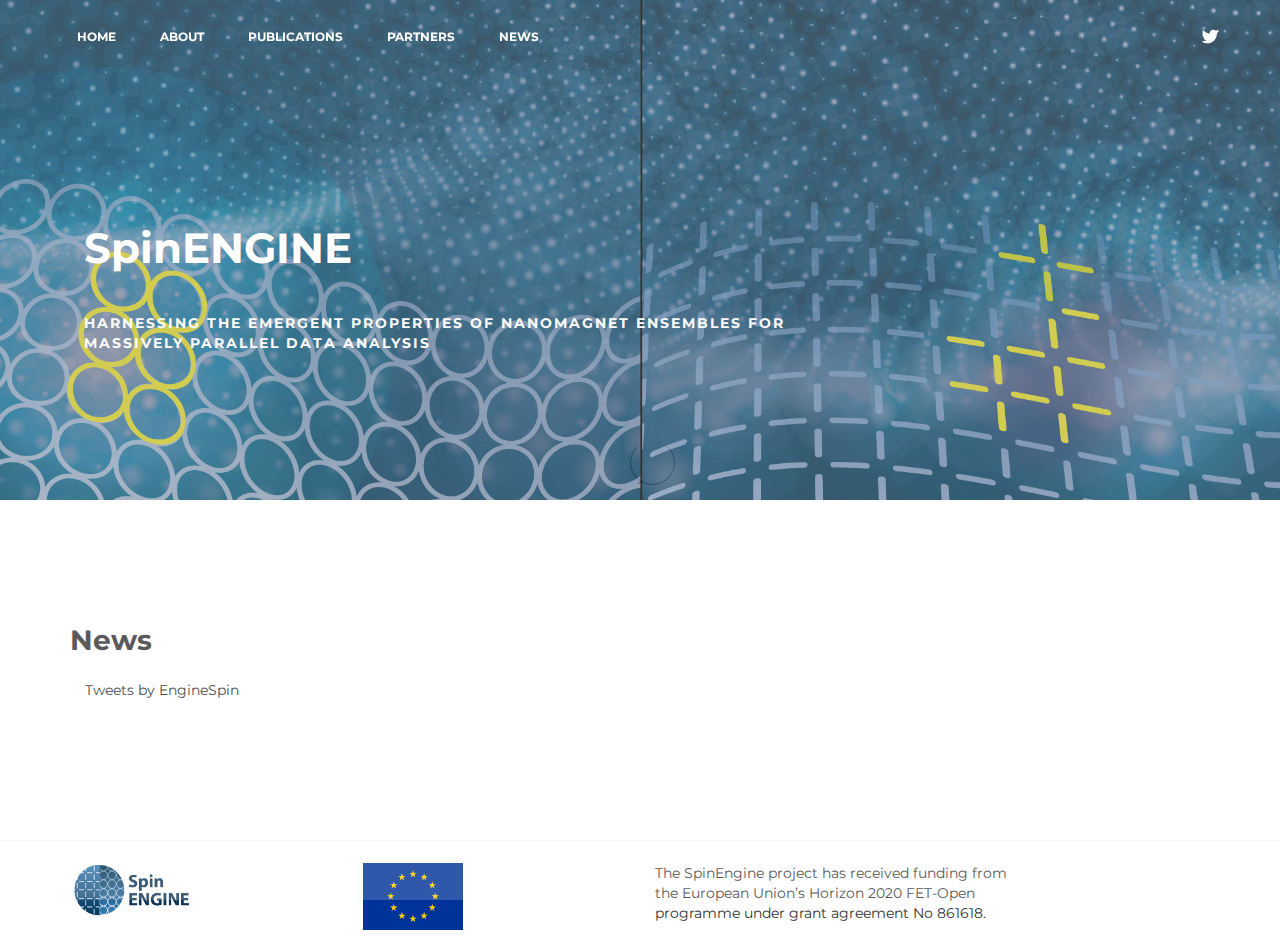
<file: news.html>
<!DOCTYPE html>
<html lang="en">
<head>

     <title>SpinENGINE</title>
     <link rel="icon" href="spinengine.eu/images/SpinENGINE-symbol.png">

     <meta charset="UTF-8">
     <meta http-equiv="X-UA-Compatible" content="IE=Edge">
     <meta name="description" content="An EU H2020 FET-Open Project">
     <meta name="keywords" content="SpinENGINE">
     <meta name="author" content="Magnus Sjalander">
     <meta name="viewport" content="width=device-width, initial-scale=1, maximum-scale=1">

     <link rel="stylesheet" href="css/bootstrap.min.css">
     <link rel="stylesheet" href="css/font-awesome.min.css">
     <link rel="stylesheet" href="css/animate.css">
     <link rel="stylesheet" href="css/owl.carousel.css">
     <link rel="stylesheet" href="css/owl.theme.default.min.css">
     <link rel="stylesheet" href="css/magnific-popup.css">

     <!-- MAIN CSS -->
     <link rel="stylesheet" href="css/templatemo-style.css">

</head>
<body>

     <!-- PRE LOADER -->
     <section class="preloader">
          <div class="spinner">
               <span class="spinner-rotate"></span>
          </div>
     </section>


     <!-- MENU -->
     <section class="navbar custom-navbar navbar-fixed-top" role="navigation">
          <div class="container">

	       <!-- DROP DOWN MENU FOR NARROW DISPLAYS -->
	       <div class="navbar-header">
                    <button class="navbar-toggle" data-toggle="collapse" data-target=".navbar-collapse">
                         <span class="icon icon-bar"></span>
                         <span class="icon icon-bar"></span>
                         <span class="icon icon-bar"></span>
                    </button>
		 <a href="index.html" class="navbar-brand">Home</a>
	       </div>

	       <!-- MENU LINKS -->
               <div class="collapse navbar-collapse">
                    <ul class="nav navbar-nav navbar-nav-left">
                         <li><a href="index.html#about">About</a></li>
                         <li><a href="index.html#pubs">Publications</a></li>
                         <li><a href="index.html#team">Partners</a></li>
                         <li><a href="#news" class="smoothScroll">news</a></li>
                    </ul>

		    <ul class="nav navbar-nav navbar-right">
                         <ul class="wow fadeInU social-icon" data-wow-delay="0.4s">
                              <li><a href="https://twitter.com/EngineSpin/" class="fa fa-twitter"></a></li>
<!--
			      <li><a href="https://github.com/SocratesNFR" class="fa fa-github"></a></li>
-->
			    </ul>
                    </ul>
               </div>

          </div>
     </section>


     <!-- HOME -->
     <section id="home" class="slider" data-stellar-background-ratio="0.5">
	  <div class="row">
                    <div class="owl-carousel owl-theme">
                         <div class="item item-first">
                              <div class="caption">
                                   <div class="container">
                                        <div class="col-md-8 col-sm-12">
                                             <h1>SpinENGINE</h1>
                                             <h3>Harnessing the Emergent Properties of Nanomagnet Ensembles for Massively Parallel Data Analysis</h3>
                                        </div>
                                   </div>
                              </div>
                         </div>
          </div>
     </section>


     <!-- NEWS -->
     <section id="news" data-stellar-background-ratio="0.5">
          <div class="container">
               <div class="row">

                    <div class="col-md-8 col-sm-8">
                                   <h2>News</h2>

		         <div class="col-md-12 col-sm-12">
                              <div class="section-title wow fadeInUp" data-wow-delay="0.1s">
<a class="twitter-timeline" href="https://twitter.com/EngineSpin">Tweets by EngineSpin</a> <script async src="https://platform.twitter.com/widgets.js" charset="utf-8"></script>
                              </div>
                         </div>

                    </div>

               </div>
          </div>
     </section>          

     <!-- FOOTER -->
     <footer id="footer" data-stellar-background-ratio="0.5">
          <div class="container">
               <div class="row">
                    <div class="col-md-3 col-sm-8">
                         <div class="footer-info">
			   <a href="index.html">
			   <img src="images/SpinENGINE-logo.png" width="120" alt="SpinENGINE logo">
			   </a>
			 </div>
                    </div>

		    <div class="col-md-3 col-sm-8">
                         <div class="footer-info">
			   <img src="images/Flag_of_Europe.svg" width="100" alt="EU flag">
			 </div>
                    </div>

                    <div class="col-md-4 col-sm-8">
                         <div class="footer-info">
			   The SpinEngine project has received funding from
			   the European Union’s Horizon 2020 FET-Open
			   programme under grant agreement No 861618.
			 </div>
                    </div>
               </div>
          </div>
     </footer>

     <!-- SCRIPTS -->
     <script src="js/jquery.js"></script>
     <script src="js/bootstrap.min.js"></script>
     <script src="js/jquery.stellar.min.js"></script>
     <script src="js/wow.min.js"></script>
     <script src="js/owl.carousel.min.js"></script>
     <script src="js/jquery.magnific-popup.min.js"></script>
     <script src="js/smoothscroll.js"></script>
     <script src="js/custom.js"></script>

</body>
</html>
</file>
<file: css/templatemo-style.css>
/*

Eatery Cafe Template 

http://www.templatemo.com/tm-515-eatery

*/

  @import url('https://fonts.googleapis.com/css?family=Montserrat:400,700');

  body {
    background: #ffffff;
    font-family: 'Montserrat', sans-serif;
    overflow-x: hidden;
  }



  /*---------------------------------------
     TYPOGRAPHY              
  -----------------------------------------*/

  h1,h2,h3,h4,h5,h6 {
    font-weight: bold;
    line-height: inherit;
  }

  h1 {
    color: #252525;
    font-size: 3em;
    line-height: 50px;
  }

  h2 {
    color: #353535;
    font-size: 2em;
    padding-bottom: 10px;
  }

  h3 {
    font-size: 1.5em;
    margin-bottom: 0;
  }

  h3,
  h3 a {
    color: #454545;
  }

  p {
    color: #757575;
    font-size: 14px;
    font-weight: normal;
    line-height: 24px;
  }

  /*---------------------------------------
     GENERAL               
  -----------------------------------------*/

  html{
    -webkit-font-smoothing: antialiased;
  }

  a {
    color: #252525;
    -webkit-transition: 0.5s;
    transition: 0.5s;
    text-decoration: none !important;
  }

  a:hover, a:active, a:focus {
    color: #ce3232;
    outline: none;
  }

  ::-webkit-scrollbar{
    width: 8px;
    height: 8px;
  }

  ::-webkit-scrollbar-thumb {
    cursor: pointer;
    background: #000000;
  }

  .section-title {
    padding-bottom: 40px;
  }

  .section-title h2 {
    margin: 0;
  }

  .section-title h4 {
    color: #bfbdbd;
    font-size: 10px;
    letter-spacing: 1px;
    text-transform: uppercase;
    margin-top: 0;
  }

  .overlay {
    background: rgba(0,0,0,0.5);
    position: absolute;
    top: 0;
    right: 0;
    bottom: 0;
    left: 0;
    width: 100%;
    height: 100%;
  }

  section {
    position: relative;
    padding: 100px 0;
  }

  #team, 
  #menu,
  #testimonial {
    text-align: center;
  }

  .about-image img,
  .team-thumb img {
    width: 100%;
  }
  
  #google-map iframe {
    border: 0;
    width: 100%;
    height: 390px;
  }



  /*---------------------------------------
     BUTTONS               
  -----------------------------------------*/

  .section-btn {
    background: #ce3232;
    border-radius: 0;
    border: 0;
    color: #f9f9f9;
    font-size: inherit;
    font-weight: normal;
    padding: 10px 25px;
    transition: 0.5s 0.2s;
  }



  /*---------------------------------------
       PRE LOADER              
  -----------------------------------------*/

  .preloader {
    position: fixed;
    top: 0;
    left: 0;
    width: 100%;
    height: 100%;
    z-index: 99999;
    display: flex;
    flex-flow: row nowrap;
    justify-content: center;
    align-items: center;
    background: none repeat scroll 0 0 #ffffff;
  }

  .spinner {
    border: 1px solid transparent;
    border-radius: 3px;
    position: relative;
  }

  .spinner:before {
    content: '';
    box-sizing: border-box;
    position: absolute;
    top: 50%;
    left: 50%;
    width: 45px;
    height: 45px;
    margin-top: -10px;
    margin-left: -10px;
    border-radius: 50%;
    border: 1px solid #575757;
    border-top-color: #ffffff;
    animation: spinner .9s linear infinite;
  }

  @-webkit-@keyframes spinner {
    to {transform: rotate(360deg);}
  }

  @keyframes spinner {
    to {transform: rotate(360deg);}
  }



  /*---------------------------------------
      MENU              
  -----------------------------------------*/

  .custom-navbar {
    border: none;
    margin-bottom: 0;
    padding: 12px 0;
  }

  .custom-navbar .navbar-brand {
     font-size: 12px;
    font-weight: bold;
    color: #ffffff;
    padding-right: 22px;
    padding-left: 22px;
    text-transform: uppercase;
  }

  .custom-navbar .navbar-brand span {
    color: #ce3232;
  }

  .top-nav-collapse {
    background: #ffffff;
  }

  .custom-navbar .navbar-nav.navbar-nav-left {
    margin-left: 0em;
  }

  .custom-navbar .navbar-nav.navbar-nav-first {
    margin-left: 8em;
  }

  .custom-navbar .navbar-nav.navbar-right li a {
    padding: 8px 0;
    padding-right: 12px;
    padding-left: 12px;
    font-size: 18px;
 }

  .custom-navbar .navbar-nav.navbar-right .section-btn {
    display: inline-block;
    margin: 0.2em 0 0 1em;
  }

  .custom-navbar .navbar-nav.navbar-right .section-btn:hover {
    background: #292929;
    color: #ffffff;
  }

  .custom-navbar .navbar-nav.navbar-right .section-btn:focus {
    color: #ffffff;
  }

  .custom-navbar .navbar-nav.navbar-right .section-btn a {
    padding: 10px 25px;
  }

  .custom-navbar .nav .section-btn a:hover {
    color: #ffffff;
  }

  .custom-navbar .nav li a {
    font-size: 12px;
    font-weight: bold;
    color: #ffffff;
    padding-right: 22px;
    padding-left: 22px;
    text-transform: uppercase;
  }

  .custom-navbar .nav li a:hover {
    background: transparent;
    color: #ce3232;
  }

  .custom-navbar .navbar-nav > li > a:hover,
  .custom-navbar .navbar-nav > li > a:focus {
    background-color: transparent;
  }

  .custom-navbar .nav li.active > a {
    background-color: transparent;
    color: #ce3232;
  }

  .custom-navbar .navbar-toggle {
    border: none;
    padding-top: 10px;
  }

  .custom-navbar .navbar-toggle {
    background-color: transparent;
  }

  .custom-navbar .navbar-toggle .icon-bar {
    background: #252525;
    border-color: transparent;
  }

  @media(min-width:768px) {
    .custom-navbar {
      border-bottom: 0;
      background: 0 0; 
    }

    .custom-navbar.top-nav-collapse {
      background: #ffffff;
      -webkit-box-shadow: 0 1px 30px rgba(0, 0, 0, 0.1);
      -moz-box-shadow: 0 1px 30px rgba(0, 0, 0, 0.1);
      box-shadow: 0 1px 30px rgba(0, 0, 0, 0.1);
      padding: 12px 0;
    }

    .top-nav-collapse .navbar-brand {
      color: #454545;
    }

    .top-nav-collapse .nav li a {
      color: #575757;
    }

    .top-nav-collapse .nav .section-btn a {
      color: #ffffff;
    }
  }



  /*---------------------------------------
      HOME              
  -----------------------------------------*/

  #home {
    padding: 0;
  }

  #home h1 {
    color: #ffffff;
    padding-bottom: 30px;
  }

  #home h3 {
    color: #f9f9f9;
    font-size: 14px;
    line-height: inherit;
    letter-spacing: 2px;
    text-transform: uppercase;
    margin: 0;
  }

  @media (min-width: 768px) {
    .slider .col-md-8 {
      padding-left: 0;
    }
  }

  .slider .owl-dots {
    position: absolute;
    top: 50%;
    right: 2em;
    justify-content: center;
  }

  .owl-theme .owl-dots .owl-dot {
    display: block;
  }

  .owl-theme .owl-dots .owl-dot span {
    width: 12px;
    height: 12px;
    margin: 7px 10px;
    border: 2px solid #d9d9d9;
    background: transparent;
    display: block;
    -webkit-backface-visibility: visible;
    transition: opacity 200ms ease;
    border-radius: 30px;
  }

  .owl-theme .owl-dots .owl-dot.active span, .owl-theme .owl-dots .owl-dot:hover span {
    background-color: #ffffff;
    border-color: transparent;
  }

  .slider .caption {
    display: flex;
    justify-content: center;
    flex-direction: column;
    text-align: left;
    background-color: rgba(20,20,20,0.2);
    height: 100%;
    color: #fff;
    cursor: e-resize;
    padding: 4em 0 0 2em;
  }

  .slider .item {
    background-position: inherit;
    background-repeat: no-repeat;
    background-attachment: local;
    background-size: cover;
    height: 500px;
  }

  .slider .item-first {
    background-image: url(../images/SpinENGINE-background-short.png);
  }

  .slider .item-second {
    background-image: url(../images/slider-image2.jpg);
  }

  .slider .item-third {
    background-image: url(../images/slider-image3.jpg);
  }

  .slider .item-second .section-btn {
    background: #292929;
  }

  .slider .item-second .section-btn:hover {
    background: #ffffff;
  }

  .slider .item-third .section-btn {
    background: transparent;
    border: 1px solid #ffffff;
  }

  .slider .item-third .section-btn:hover,
  .slider .item-third .section-btn:focus {
    background: #ce3232;
    border-color: transparent;
    color: #ffffff;
  }

  /*---------------------------------------
      WRAP FIGURE
  -----------------------------------------*/

  .wrap-figure {
      float: right;
      margin: 10px 10px 10px 0;
  }
  

  /*---------------------------------------
      ABOUT        
  -----------------------------------------*/

  #about {
    padding-bottom: 0;
  }

  .about-info {
    padding: 0 6em 5em 0;
  }

  .about-info .section-title {
    padding-bottom: 20px;
  }

  .about-image {
    position: absolute;
  }



  /*---------------------------------------
      TEAM              
  -----------------------------------------*/
  
  #team {
    background: #f9f9f9;
  }

  .team-thumb {
    position: relative;
    overflow: hidden;
    cursor: pointer;
  }

  .team-info {
    padding: 10px 30px 20px 30px;
  }

  .team-thumb .team-hover {
    position: absolute;
    background: #1c1c1c;
    width: 100%;
    height: 100%;
    top: 0;
    right: 0;
    bottom: 0;
    left: 0;
    text-align: center;
    opacity: 0;
    transform: translateY(100%);
    transition: 0.5s 0.2s;
  }

  .team-thumb:hover .team-hover {
    opacity: 0.95;
    transition-delay: 0.3s;
    transform: translateY(0);
  }

  .team-thumb img {
    transition: 0.5s 0.2s;
  }

  .team-thumb:hover img {
    transform: scale(1.2);
  }

  .team-thumb .social-icon li a {
    background: #292929;
    border-radius: 100%;
    width: 50px;
    height: 50px;
    line-height: 50px;
    color: #d9d9d9;
    font-size: 20px;
    margin: 15px 5px 0 5px;
  }

  .team-thumb .team-item {
    position: absolute;
    top: 50%;
    left: 50%;
    -webkit-transform: translate(-50%,-50%);
    -moz-transform: translate(-50%,-50%);
    transform: translate(-50%,-50%);
  }

  .team-item h4 {
    color: #ffffff;
  }

  .team-info p {
    color: #bfbdbd;
    font-size: 12px;
    font-weight: bold;
    letter-spacing: 1px;
    text-transform: uppercase;
    margin-top: 5px;
  }



  /*---------------------------------------
     MENU              
  -----------------------------------------*/

  #menu {
    padding-bottom: 0;
  }

  #menu .container {
    width: 100%;
  }

  #menu .col-md-4 {
    margin: 0;
    padding: 0;
  }

  .menu-thumb img {
    width: 100%;
    transition: 0.5s;
  }

  .menu-thumb:hover img {
    transform: scale(1.15);
  }

  #menu .menu-thumb {
    overflow: hidden;
    position: relative;
    cursor: pointer;
    width: 102%;
  }

  .menu-thumb .menu-info {
    position: absolute;
    top: 60%;
    left: 0px;
    right: 0px;
    bottom: 0px;
    text-align: left;
    padding: 25px 30px;
    transition: 0.5s 0.2s;
  }

  .menu-info .menu-item {
    float: left;
  }

  .menu-info .menu-price {
    float: right;
  }

  .menu-info .menu-price span {
    font-size: 20px;
    font-weight: bold;
    line-height: normal;
    display: block;
    margin-top: 10px;
  }

  .menu-thumb .menu-info h3,
  .menu-thumb .menu-info p,
  .menu-thumb .menu-info span {
    transform: translateY(100%);
    opacity: 0;
    display: block;
    transition: 0.5s 0.2s;
    color: #ffffff;
    z-index: 2;
    position: relative;
  }

  .menu-thumb .menu-info h3 {
    margin-top: 0;
  }

  .menu-thumb .menu-info p {
    color: #d9d9d9;
    text-transform: uppercase;
    font-size: 10px;
    font-weight: bold;
    letter-spacing: 1px;
  }

  .menu-thumb:hover .menu-info h3,
  .menu-thumb:hover .menu-info p,
  .menu-thumb:hover .menu-info span {
    transform: translateY(0px);
    opacity: 1;
  }

  .menu-thumb:hover .menu-info {
    background: rgba(0,0,0,0.8);
  }



  /*---------------------------------------
      TESTIMONIAL             
  -----------------------------------------*/

  #testimonial {
    background: url('../images/testimonial-bg.jpg') center center no-repeat;
    background-size: cover;
  }

  #testimonial .owl-dots {
    position: relative;
    top: 0;
    right: 0;
    justify-content: center;
  }

  #testimonial .owl-theme .owl-dots .owl-dot,
  #testimonial .owl-theme .owl-dots .owl-dot span {
    display: inline-block;
  }

  #testimonial .owl-theme .owl-dots .owl-dot span {
    margin: 20px 5px;
  }

  #testimonial h2 {
    color: #ffffff;
  }

  #testimonial p,
  .tst-author h4,
  .tst-author span {
    display: inline;
  }

  #testimonial p {
    color: #d9d9d9;
    font-size: 20px;
    line-height: 35px;
  }

  .tst-author {
    margin-top: 20px;
  }

  .tst-author h4,
  .tst-author span {
    color: #b2b2b2;
  }

  .tst-author span {
    margin-left: 5px;
  }



  /*---------------------------------------
      CONTACT             
  -----------------------------------------*/

  #contact .section-title {
    padding-bottom: 0;
  }

  #contact .text-success,
  #contact .text-danger {
    display: none;
  }

  #contact .form-control {
    background: transparent;
    border: 0;
    border-bottom: 1px solid #dddddd;
    border-radius: 0;
    box-shadow: none;
    font-size: 14px;
    font-weight: normal;
    margin-bottom: 15px;
    transition: all ease-in-out 0.4s;
  }

  #contact .form-control:hover,
  #contact .form-control:focus {
    border-bottom-color: #c9c9c9;
  }

  #contact input {
    height: 55px;
  }

  #contact button#cf-submit {
    background: #ce3232;
    border-radius: 0;
    border: 0;
    color: #ffffff;
    font-weight: bold;
    height: 50px;
  }

  #contact button#cf-submit:hover {
    background: #292929;
    color: #ffffff;
  }



  /*---------------------------------------
     FOOTER              
  -----------------------------------------*/

<!--
  footer {
    border-top: 1px solid rgba(0,0,0,0.05);
    padding: 120px 0;
    padding-bottom: 80px;
  }
-->
  footer {
    border-top: 1px solid rgba(0,0,0,0.05);
    padding: 12px 0;
    padding-bottom: 8px;
  }

  footer .section-title {
    padding-bottom: 10px;
  }

  footer h2 {
    font-size: 20px;
  }

  footer a,
  footer p {
    color: #909090;
  }

  footer strong {
    color: #d9d9d9;
  }

  footer address p {
    margin-bottom: 0;
  }

  .footer-info,
  footer .social-icon {
    margin-top: 10px;
  }

  .footer-open-hour {
    background: #ce3232;
    background: url('../images/footer-open-hour-bg.jpg') center center no-repeat;
    background-size: cover;
    border-radius: 20px;
    margin-top: 0;
    padding: 40px 0 40px 80px;
    overflow: hidden;
    position: relative;
    z-index: 22;
    right: 20px;
    bottom: 20px;
  }

  .footer-open-hour::after {
    background: rgba(29,29,29,0.85);
    content: "";
    position: absolute;
    top: 0;
    right: 0;
    bottom: 0;
    left: 0;
    width: 100%;
    height: 100%;
    z-index: -2222;
  }

  .footer-open-hour h2 {
    color: #ffffff;
  }

  .footer-open-hour p {
    color: #d9d9d9;
  }

  .footer-open-hour strong {
    color: #f9f9f9;
  }



  /*---------------------------------------
     SOCIAL ICON              
  -----------------------------------------*/

  .social-icon {
    position: relative;
    padding: 0;
    margin: 0;
  }

  .social-icon li {
    display: inline-block;
    list-style: none;
    margin-bottom: 5px;
  }

  .social-icon li a {
    border-radius: 100px;
    color: #ce3232;
    font-size: 15px;
    width: 35px;
    height: 35px;
    line-height: 35px;
    text-decoration: none;
    text-align: center;
    transition: all 0.4s ease-in-out;
    position: relative;
  }

  .social-icon li a:hover {
    background: #ce3232;
    color: #ffffff;
  }



  /*---------------------------------------
     RESPONSIVE STYLES              
  -----------------------------------------*/

  @media screen and (max-width: 1170px) {
    .custom-navbar .navbar-nav.navbar-nav-first {
      margin-left: inherit;
    }
  }


  @media only screen and (max-width: 1200px) {
    .about-info {
      padding-right: 0;
    }

    .about-image {
      position: relative;
    }
  }


  @media only screen and (max-width: 992px) {
    section {
      padding: 60px 0;
    }

    .custom-navbar .section-btn {
      margin-left: 1em;
    }

    .slider .item {
      background-position: center;
    }

    .about-info {
      padding: 0;
    }

    .team-info {
      margin-bottom: 50px;
    }

    #menu .menu-thumb {
      width: 103%;
    }

    #testimonial {
      background-position: 50% 0 !important;
    }

    #google-map,
    .footer-info {
      margin-bottom: 50px;
    }
  }


  @media only screen and (min-width: 768px) and (max-width: 991px) {
    .custom-navbar .nav li a {
      padding-right: 10px;
      padding-left: 10px;
    }
  }

  @media only screen and (max-width: 767px) {
    h1 {
      font-size: 2.5em;
    }

    h1,h2,h3 {
      line-height: normal;
    }

    .custom-navbar {
      background: #ffffff;
      -webkit-box-shadow: 0 1px 30px rgba(0, 0, 0, 0.1);
      -moz-box-shadow: 0 1px 30px rgba(0, 0, 0, 0.1);
      box-shadow: 0 1px 30px rgba(0, 0, 0, 0.1);
      padding: 10px 0;
      text-align: center;
    }

    .custom-navbar .nav li a {
      line-height: normal;
      padding: 10px;
    }

    .custom-navbar .navbar-brand,
    .top-nav-collapse .navbar-brand {
      color: #252525;
      font-weight: 600;
    }

    .custom-navbar .nav li a,
    .top-nav-collapse .nav li a {
      color: #575757;
    }

    .custom-navbar .navbar-nav.navbar-right li {
      display: inline-block;
    }

    .custom-navbar .navbar-nav.navbar-right .section-btn {
      display: block !important;
      width: 50%;
      margin: 10px auto 10px auto;
      padding: 10px;
    }

    .custom-navbar .section-btn a {
      color: #ffffff !important;
    }

    .slider .caption {
      padding: 0;
    }

    .menu-thumb .menu-info {
      top: 80%;
    }

    footer {
      padding: 60px 0;
      padding-bottom: 60px;
    }

    .footer-open-hour {
      right: 0;
      bottom: 0;
      margin-top: 30px;
    }
  }


  @media only screen and (max-width: 580px) {
    h1 {
      font-size: 2.1em;
    }

    h2 {
      font-size: 1.8em;
    }

    .menu-thumb .menu-info {
      top: 60%;
    }
  }
</file>
